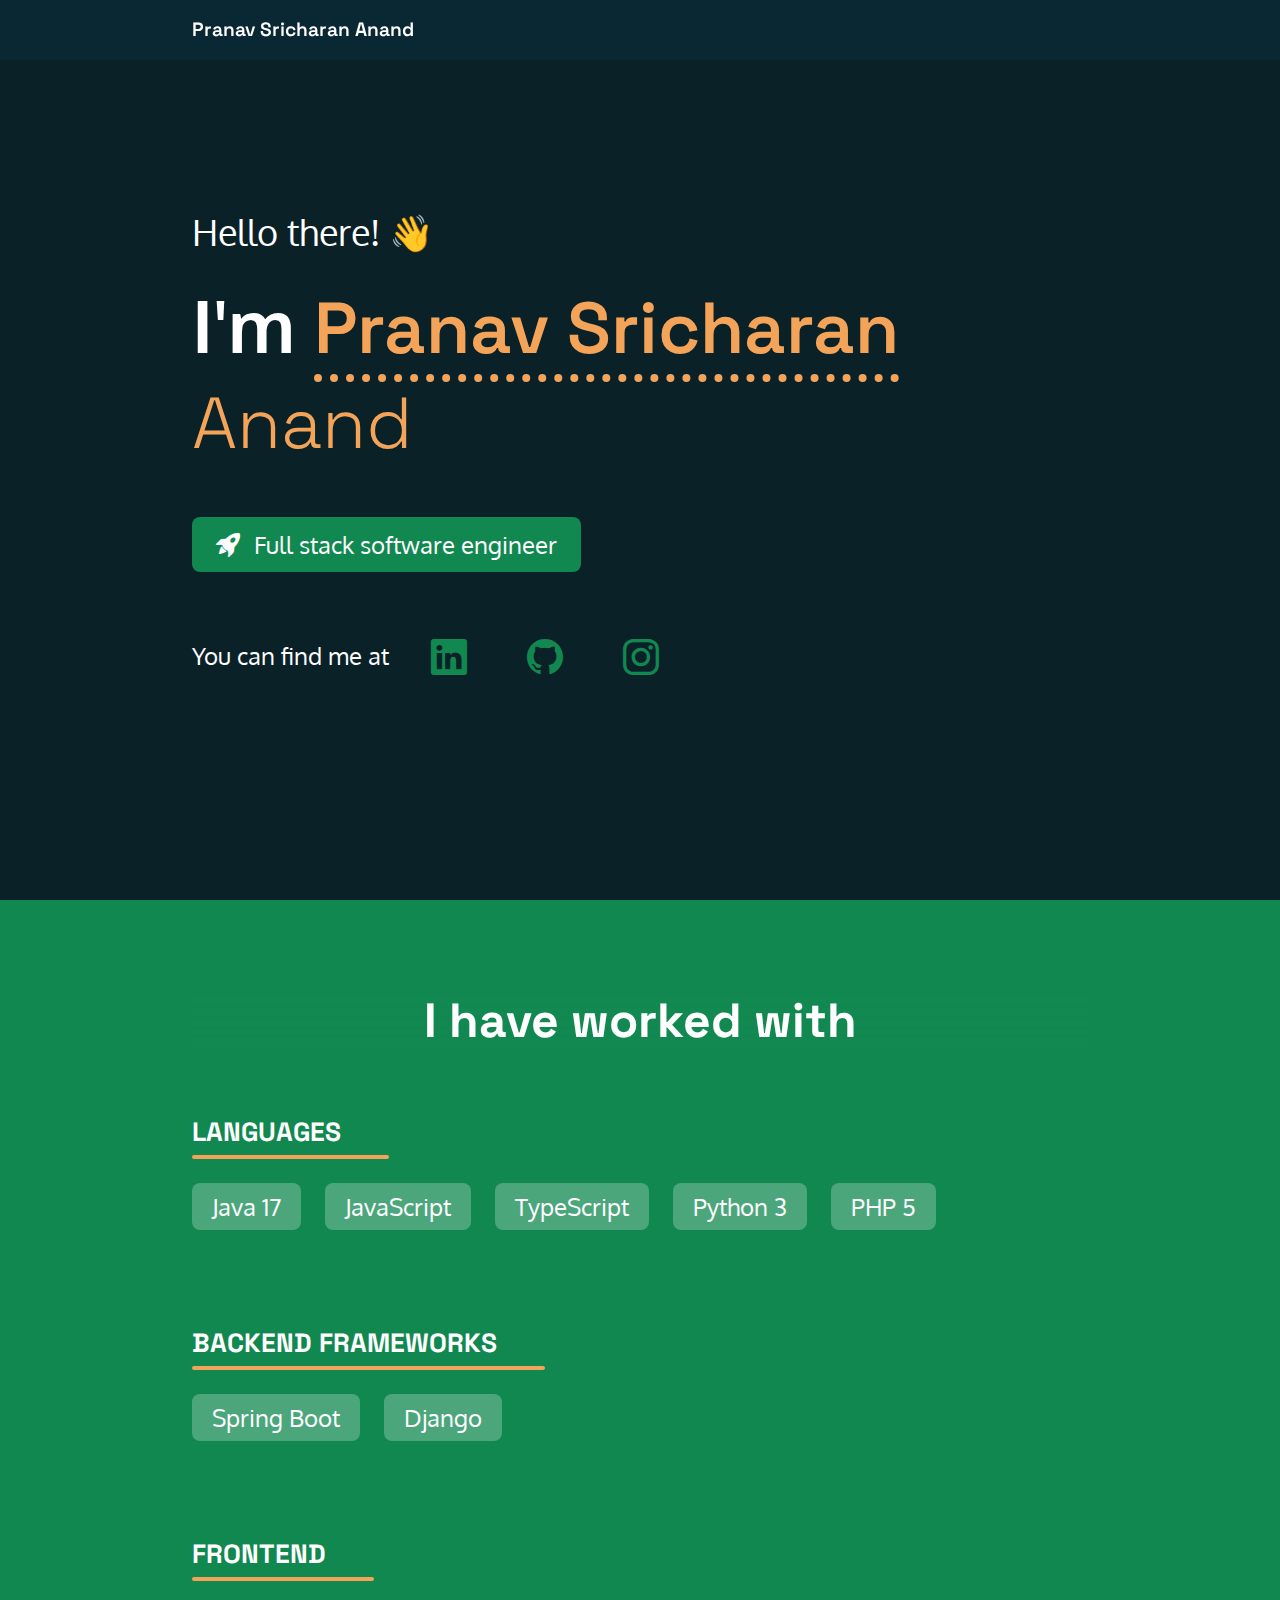
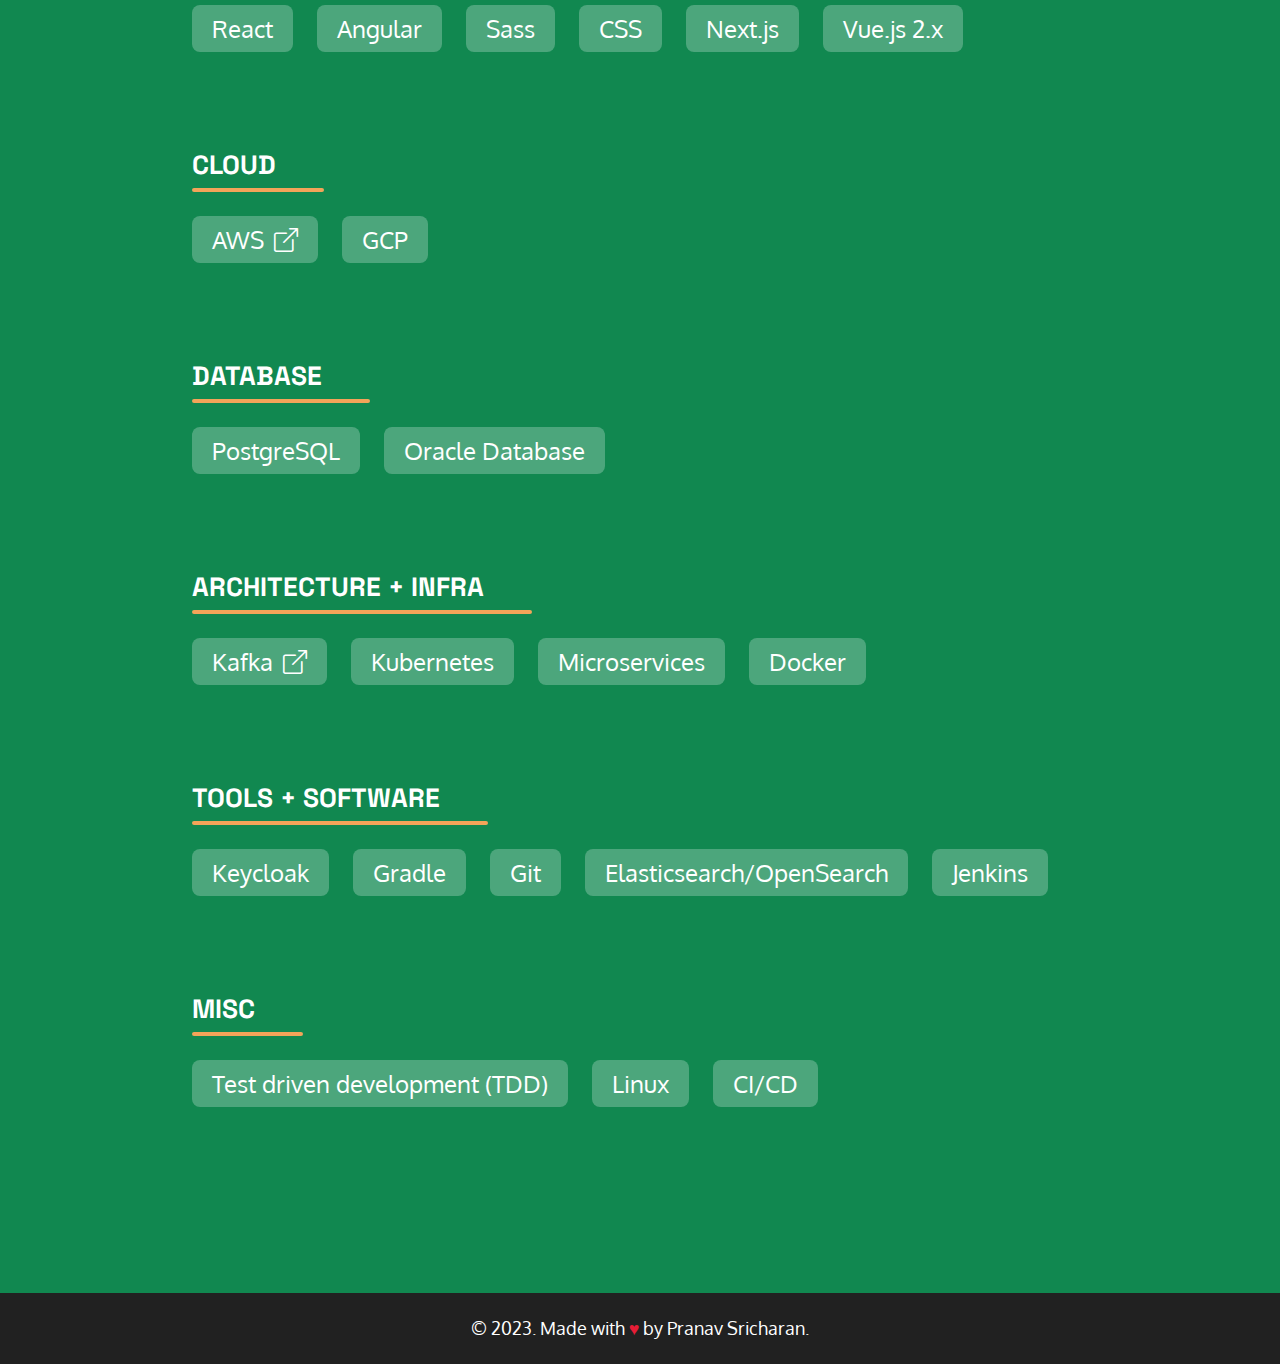
<file: index.html>
<!DOCTYPE html>
<html lang="en">
  <head>
    <meta charset="UTF-8" />
    <meta http-equiv="X-UA-Compatible" content="IE=edge" />
    <meta name="viewport" content="width=device-width, initial-scale=1.0" />
    <link rel="shortcut icon" href="res/img/icon.png" type="image/x-icon" />
    <link rel="stylesheet" href="res/css/style.css" />
    <title>Pranav Sricharan Anand | Software developer</title>
  </head>

  <body>
    <header class="top-bar">
      <div class="logo">Pranav Sricharan Anand</div>
    </header>
    <section class="section cover">
      <div class="cover-contents">
        <div class="greeting">Hello there! 👋</div>
        <h1 class="intro">
          I'm <span class="first-name">Pranav Sricharan</span>
          <span class="second-name">Anand</span>
        </h1>
        <div class="profession">
          <i class="bi bi-rocket-takeoff-fill"></i> Full stack software engineer
        </div>
        <div class="contact">
          <div class="contact-text">You can find me at</div>
          <ul class="contact-icons">
            <li class="icon">
              <a
                href="https://linkedin.com/in/pranavsricharan"
                target="_blank"
                rel="noopener"
                ><i class="bi bi-linkedin"></i
              ></a>
            </li>
            <li class="icon">
              <a
                href="https://github.com/pranavsricharan"
                target="_blank"
                rel="noopener"
                ><i class="bi bi-github"></i
              ></a>
            </li>
            <li class="icon">
              <a
                href="https://instagram.com/anotherAverageDev"
                target="_blank"
                rel="noopener"
                ><i class="bi bi-instagram"></i
              ></a>
            </li>
          </ul>
        </div>
      </div>
    </section>
    <section class="section skills">
      <div class="skills-left">
        <h1 class="section-title">I have worked with</h1>
      </div>
      <div class="skills-right">
        <div class="skill-group">
          <h2 class="skill-group-title">Languages</h2>
          <ul class="skills-list">
            <li class="skill">Java 17</li>
            <li class="skill">JavaScript</li>
            <li class="skill">TypeScript</li>
            <li class="skill">Python 3</li>
            <li class="skill">PHP 5</li>
          </ul>
        </div>

        <div class="skill-group">
          <h2 class="skill-group-title">Backend Frameworks</h2>
          <ul class="skills-list">
            <li class="skill">Spring Boot</li>
            <li class="skill">Django</li>
          </ul>
        </div>

        <div class="skill-group">
          <h2 class="skill-group-title">Frontend</h2>
          <ul class="skills-list">
            <li class="skill">React</li>
            <li class="skill">Angular</li>
            <li class="skill">Sass</li>
            <li class="skill">CSS</li>
            <li class="skill">Next.js</li>
            <li class="skill">Vue.js 2.x</li>
          </ul>
        </div>

        <div class="skill-group">
          <h2 class="skill-group-title">Cloud</h2>
          <ul class="skills-list">
            <li class="skill">
              AWS
              <a
                href="https://www.credly.com/badges/4f2fb4cc-90fb-4c97-a013-6a4f182fdbef"
                target="_blank"
                class="certificate-link"
                ><i class="bi bi-box-arrow-up-right"></i
              ></a>
            </li>
            <li class="skill">GCP</li>
          </ul>
        </div>
        <div class="skill-group">
          <h2 class="skill-group-title">Database</h2>
          <ul class="skills-list">
            <li class="skill">PostgreSQL</li>
            <li class="skill">Oracle Database</li>
          </ul>
        </div>

        <div class="skill-group">
          <h2 class="skill-group-title">Architecture + Infra</h2>
          <ul class="skills-list">
            <li class="skill">
              Kafka
              <a
                href="https://www.udemy.com/certificate/UC-b71079ee-fd3b-4857-a786-70adee280325/"
                target="_blank"
                class="certificate-link"
                ><i class="bi bi-box-arrow-up-right"></i
              ></a>
            </li>
            <li class="skill">Kubernetes</li>
            <li class="skill">Microservices</li>
            <li class="skill">Docker</li>
          </ul>
        </div>

        <div class="skill-group">
          <h2 class="skill-group-title">Tools + Software</h2>
          <ul class="skills-list">
            <li class="skill">Keycloak</li>
            <li class="skill">Gradle</li>
            <li class="skill">Git</li>
            <li class="skill">Elasticsearch/OpenSearch</li>
            <li class="skill">Jenkins</li>
          </ul>
        </div>

        <div class="skill-group">
          <h2 class="skill-group-title">Misc</h2>
          <ul class="skills-list">
            <li class="skill">Test driven development (TDD)</li>
            <li class="skill">Linux</li>
            <li class="skill">CI/CD</li>
          </ul>
        </div>
      </div>
    </section>
    <section class="footer">
      &copy; 2023. Made with <span class="heart">♥</span> by Pranav Sricharan.
    </section>
  </body>
</html>
</file>
<file: res/css/style.css>
@import url("https://fonts.googleapis.com/css2?family=Oxygen&family=Space+Grotesk:wght@300;600&display=swap");
@import url("https://cdn.jsdelivr.net/npm/bootstrap-icons@1.10.5/font/bootstrap-icons.css");

:root {
  font-size: 24px;
  --dark: #212121;
  --white: #fff;
  --light: #f2f2f2;
  --primary: #118850;
  --secondary: #f3a459;
  --horizontal-spacing: 15vw;
}

* {
  margin: 0;
  padding: 0;
  font-family: Oxygen, sans-serif;
  box-sizing: border-box;
}

body {
  background-color: var(--light);
  color: var(--dark);
}

a {
  text-decoration: none;
  color: var(--dark);
}

h1, h2 {
  font-family: "Space Grotesk", sans-serif;
}

.top-bar {
  position: fixed;
  left: 0;
  top: 0;
  z-index: 10;
  width: 100%;
  height: 60px;
  line-height: 60px;
  background-color: #092A37C0;
  backdrop-filter: blur(10px);
  padding: 0 var(--horizontal-spacing);
}

.logo {
  font-family: "Space Grotesk", sans-serif;
  font-weight: 600;
  font-size: 0.8rem;
  color: var(--white);
}

.section {
  min-height: 100vh;
  width: 100%;
  padding: 10vh var(--horizontal-spacing);
}

.section-title {
  font-size: 2rem;
}

.cover {
  display: flex;
  align-items: center;
  background-color: #0b2128;
  color: var(--white);
  flex-direction: row;
}

.greeting {
  font-size: 1.5rem;
  margin-bottom: 24px;
}

.intro {
  font-size: 3rem;
  margin-bottom: 48px;
  font-family: Oxygen, sans-serif;
}

.first-name,
.second-name {
  color: var(--secondary);
  font-family: "Space Grotesk", sans-serif;
}

.first-name {
  font-weight: 600;
  border-bottom: 8px dotted;
}

.second-name {
  font-weight: 300;
}

.profession {
  background-color: var(--primary);
  color: var(--white);
  padding: 12px 24px;
  border-radius: 8px;
  display: inline-block;
  font-size: 1rem;
}

.profession .bi {
  margin-right: 8px;
}

.contact {
  margin-top: 48px;
  display: flex;
  align-items: center;
  gap: 24px;
}

.contact-text {
  font-size: 1rem;
}

.contact-icons {
  display: flex;
  gap: 24px;
  font-size: 1.5rem;
}

.contact-icons li {
  list-style: none;
}

.contact-icons li a {
  background-color: transparent;
  color: var(--primary);
  width: 72px;
  height: 72px;
  border-radius: 72px;
  display: inline-flex;
  align-items: center;
  justify-content: center;
  transition: all 0.2s ease-in-out;
}

.contact-icons li a:hover {
  background-color: var(--white);
}

.skills {
  display: flex;
  align-items: flex-start;
  background-color: var(--primary);
  color: var(--white);
  gap: 64px;
}

.skills-left {
  position: -webkit-sticky;
  position: sticky;
  top: 4rem;
}

.skills-right {
  flex: 1;
}

.skill-group {
  margin-bottom: 4rem;
}

.skill-group-title {
  font-size: 1.1rem;
  margin-bottom: 1rem;
  width: max-content;
  color: var(--white);
  text-transform: uppercase;
}

.skill-group-title::after {
  content: "";
  display: block;
  width: calc(100% + 2rem);
  margin: 0.25rem 0;
  border-top: 4px solid var(--secondary);
  border-radius: 8px;
}

.skills-list {
  display: flex;
  gap: 24px;
  flex-wrap: wrap;
}

.skill {
  list-style: none;
  padding: 8px 20px;
  background: rgba(255, 255, 255, 0.25);
  border-radius: 8px;
  font-size: 1rem;
}

.certificate-link {
  color: var(--white);
  margin-left: 4px;
}

.footer {
  padding: 24px var(--horizontal-spacing);
  text-align: center;
  background-color: var(--dark);
  color: var(--white);
  font-size: 0.75rem;
}

.footer .heart {
  color: #e71d36;
}

@media only screen and (max-width: 1400px) {
  .skills {
    flex-direction: column;
  }

  .skills-left {
    text-align: center;
    top: 60px;
    width: 100%;
    backdrop-filter: blur(24px);
  }
}

@media only screen and (max-width: 700px) {
  :root {
    font-size: 16px;
    --horizontal-spacing: 7.5%;
  }

  .top-bar {
    text-align: center;
  }

  .logo {
    font-size: 1rem;
  }

  .cover {
    text-align: center;
  }

  .contact {
    flex-direction: column;
  }
  .contact-text {
    font-size: 1.25rem;
  }

  .footer {
    font-size: 1rem;
  }
}
</file>
